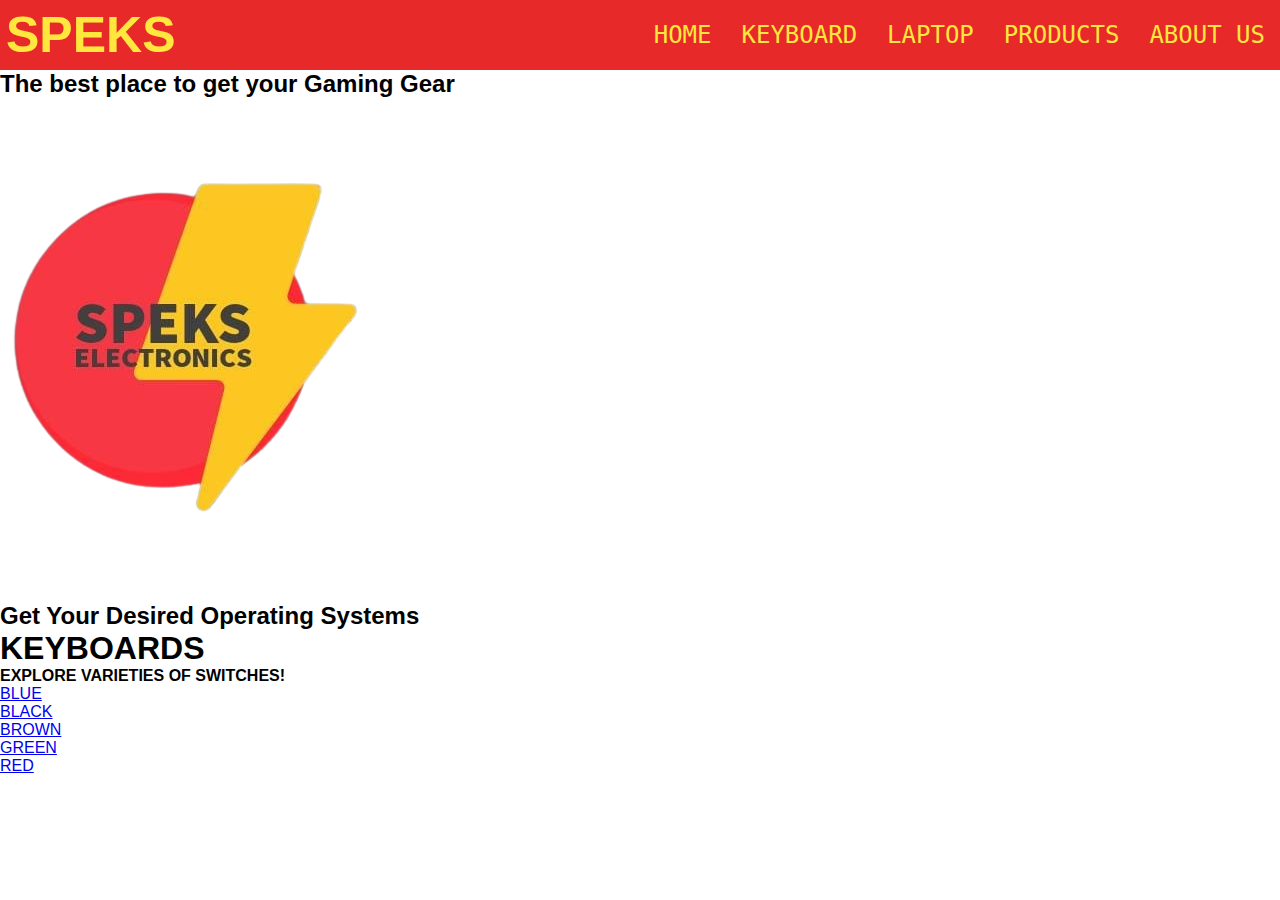
<file: index.html>
<!DOCTYPE html>
<html lang="en">
<head>
    <meta charset="UTF-8">
    <link rel="stylesheet" href="https://cdnjs.cloudflare.com/ajax/libs/font-awesome/6.5.2/css/all.min.css" integrity="sha512-SnH5WK+bZxgPHs44uWIX+LLJAJ9/2PkPKZ5QiAj6Ta86w+fsb2TkcmfRyVX3pBnMFcV7oQPJkl9QevSCWr3W6A==" crossorigin="anonymous" referrerpolicy="no-referrer" />
    <meta name="viewport" content="width=device-width, initial-scale=1.0">
    <title>SPEKS</title>
    <link rel="stylesheet" href="style.css">
</head>
<body>
    <nav>
        <div class="logo"><h1>SPEKS</h1></div>
        <div class="openmenu"><i class="fa-solid fa-bars fa-beat-fade fa-2xl" style="color: #ffe73d;"></i></div>
        <ul class="mainmenu">
            <li><a href="#home">home</a></li>
            <li><a href="#keyboard">keyboard</a></li>
            <li><a href="#laptop">laptop</a></li>
            <li><a href="#product">products</a></li>
            <li><a href="#about">about us</a></li>
            <div class="closemenu"><i class="fa-solid fa-xmark fa-2xl" style="color: #000;"></i></div>
            <span class="icons">
                <i class="fa-brands fa-facebook fa-xl"></i>
                <i class="fa-brands fa-twitter fa-xl"></i>
                <i class="fa-brands fa-instagram fa-xl"></i>
                <i class="fa-brands fa-linkedin fa-xl"></i>
                <i class="fa-brands fa-youtube fa-xl"></i>
            </span> 
        </ul>
    </nav>

    <div id="home">
        <h2 id="hhead1">The best place to get your Gaming Gear</h2>
        <img src="Imgs/bg1.png" alt="" id="pic1">
        <h2 id="hhead2">Get Your Desired Operating Systems</h2>
    </div>



    <div id="keyboard">
        <h1 class="k1head">KEYBOARDS</h1>
        <h4 id="k2head">EXPLORE VARIETIES OF SWITCHES!</h4>
        <div class="switches">
            <div class="blue1"> <a href="blue.html">BLUE</a></div>
            <div class="black1"><a href="black.html">BLACK</a></div>
            <div class="brown1"> <a href="brown.html">BROWN</a></div>
            <div class="green1"><a href="green.html">GREEN</a>  </div>
            <div class="red1"><a href="red.html">RED</a></div>
            
            
           
        </div>
    </div>

   <script src="index.js"></script>
</body>
</html>
</file>
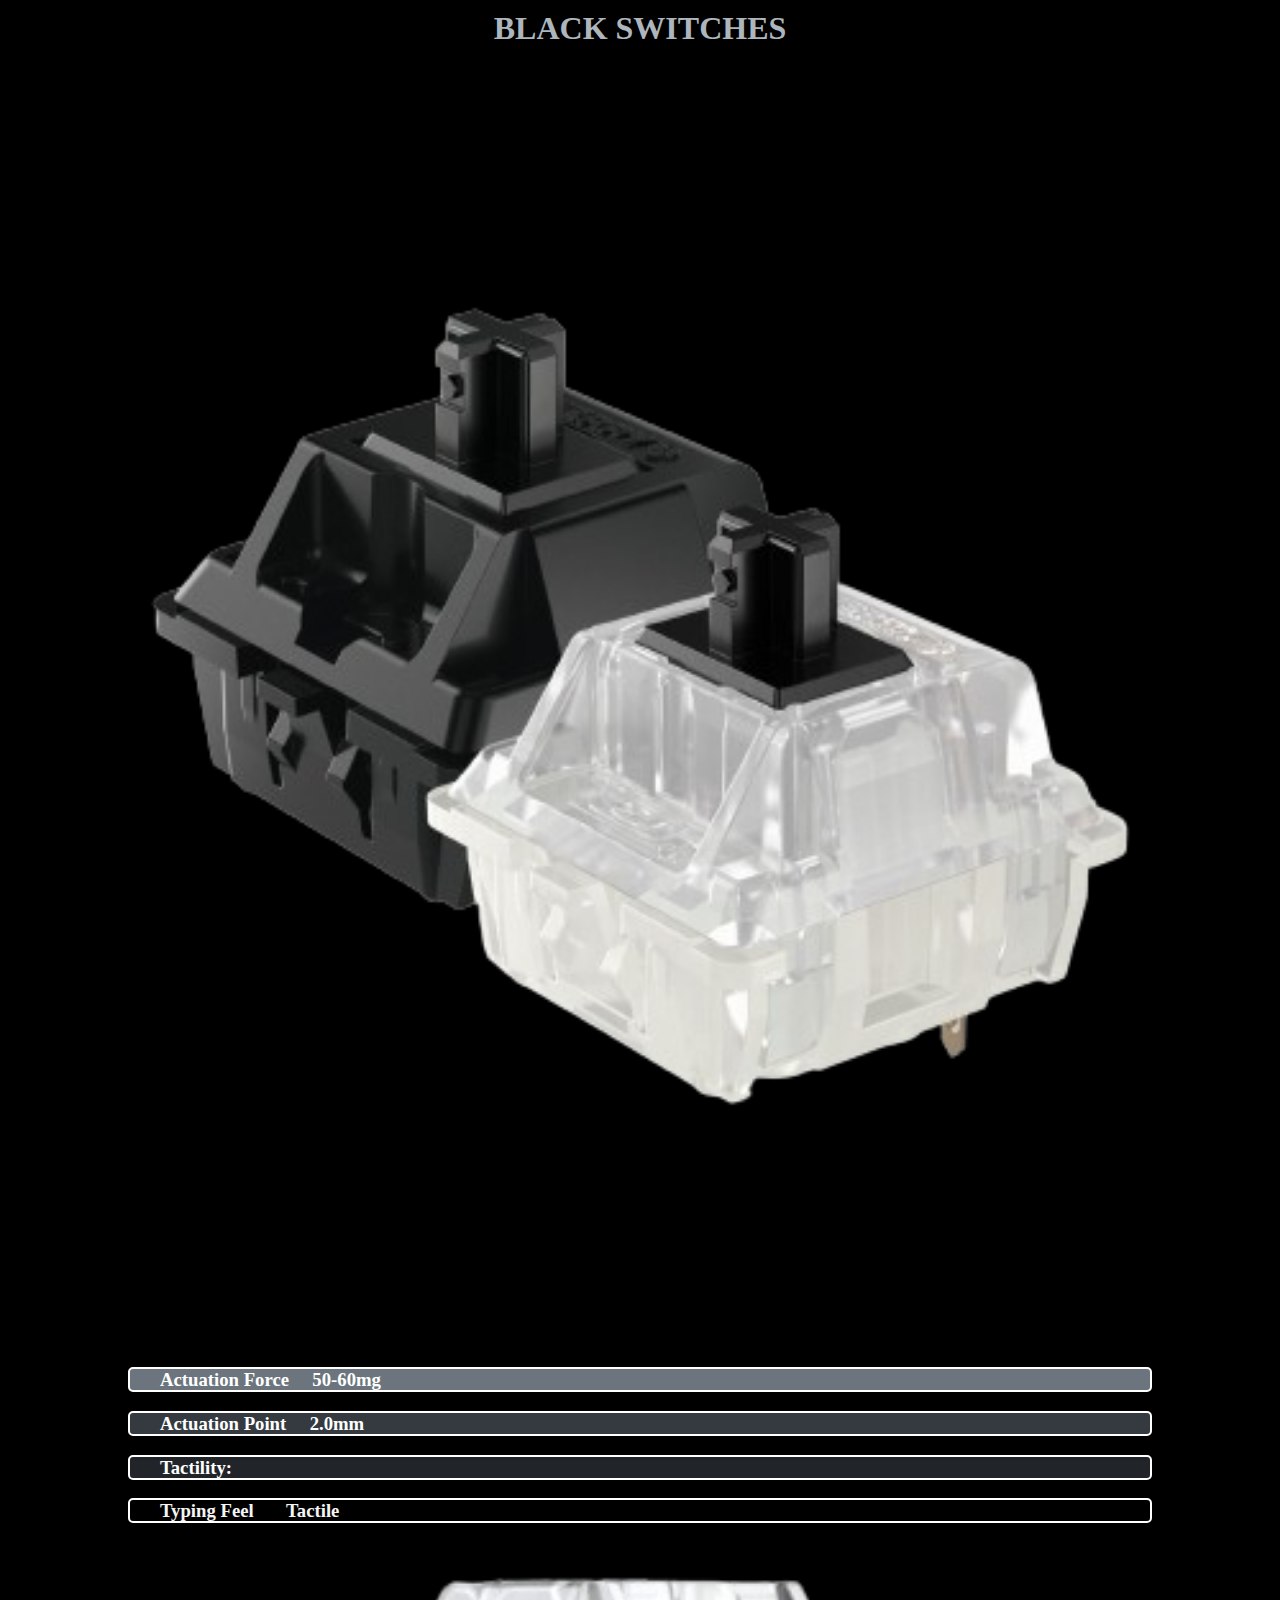
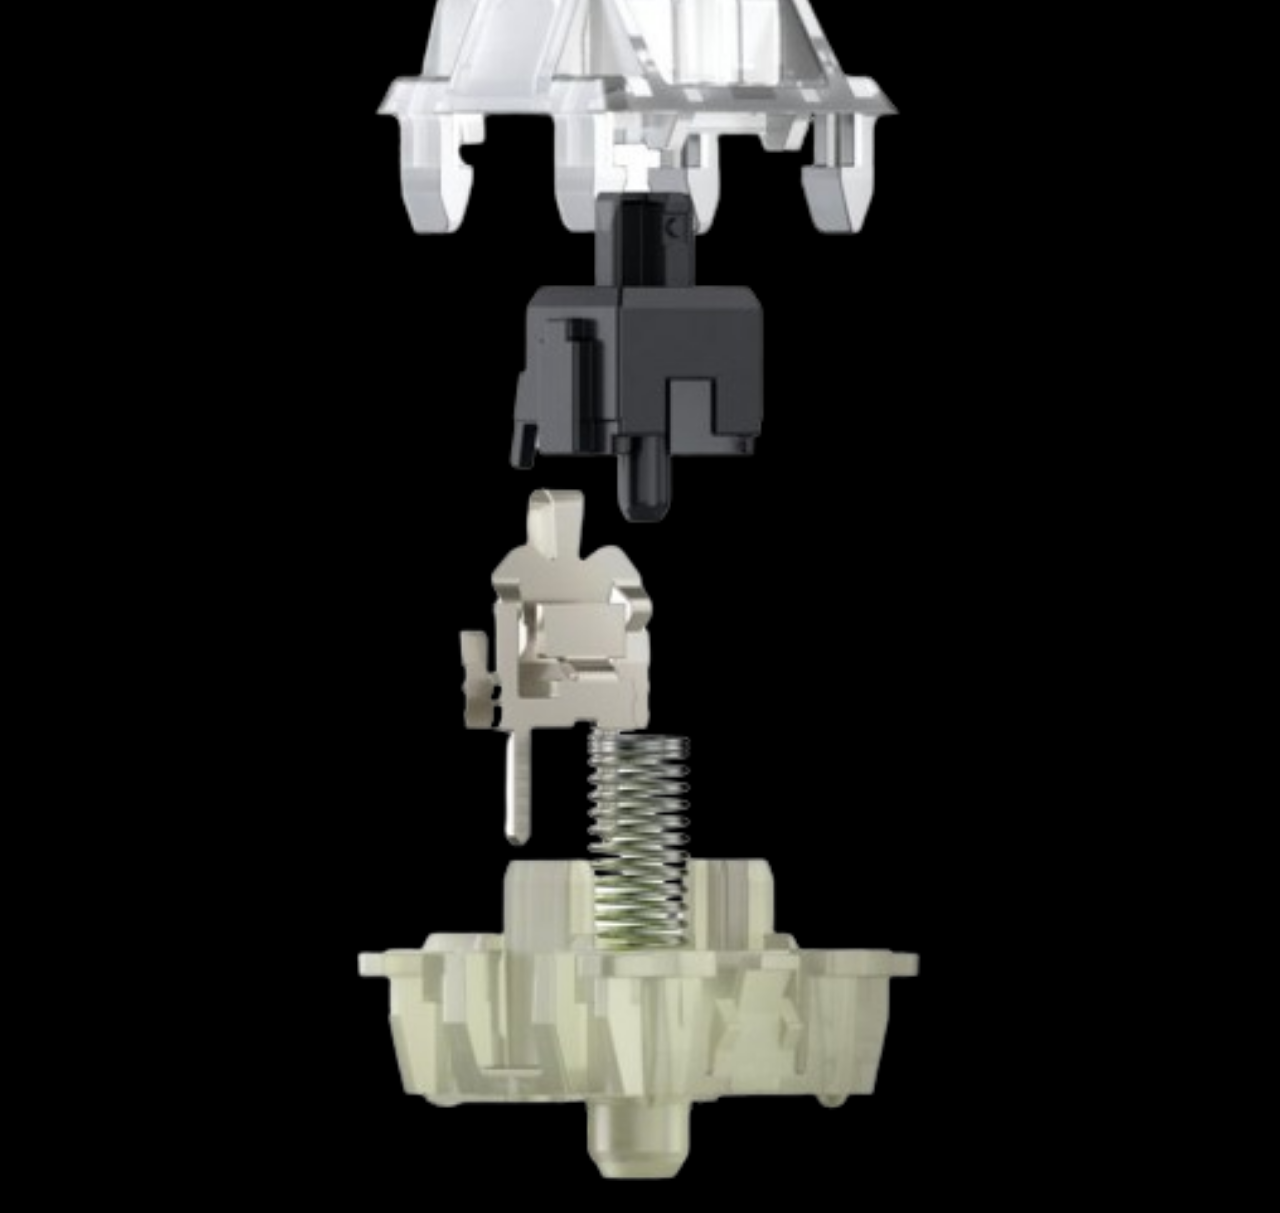
<file: black.html>
<!DOCTYPE html>
<html lang="en">
<head>
    <meta charset="UTF-8">
    <meta name="viewport" content="width=device-width, initial-scale=1.0">
    <link rel="stylesheet" href="https://cdnjs.cloudflare.com/ajax/libs/font-awesome/6.5.2/css/all.min.css" integrity="sha512-SnH5WK+bZxgPHs44uWIX+LLJAJ9/2PkPKZ5QiAj6Ta86w+fsb2TkcmfRyVX3pBnMFcV7oQPJkl9QevSCWr3W6A==" crossorigin="anonymous" referrerpolicy="no-referrer" />
    <title>BLACK SWITCH</title>
    <link rel="stylesheet" href="black.css">
</head>
<style>
    
</style>
<body>
    <h1 class="head1"><i class="fa-regular fa-keyboard fa-2xl" style="color: #000;"></i> BLACK SWITCHES</h1>
    <img src="Imgs/black.png" alt="" id="blackpic">
    <h4 class="info1">Blue switches are the most clicky switches. They are the loudest and have the most tactile feedback. They are the best for typing but not for gaming. They are the best for typing because of the tactile feedback and the clicky sound. The tactile feedback is the bump you feel when you press the key down. The clicky sound is the sound the switch makes when you press the key down! </h4>
     <h3 class="af">Actuation Force  &nbsp &nbsp 50-60mg</h3>
     <h3 class="ap">Actuation Point &nbsp &nbsp 2.0mm</h3>
     <h3 class="tact">Tactility:  &nbsp  &nbsp &nbsp &nbsp &nbsp<i class="fa-solid fa-check" style="color: #000;"></i></h3>
     <h3 class="tf">Typing Feel   &nbsp  &nbsp  &nbsp  Tactile</h3>
     <img src="Imgs/black2.png" alt="" id="black2">
</body>
</html>
</file>
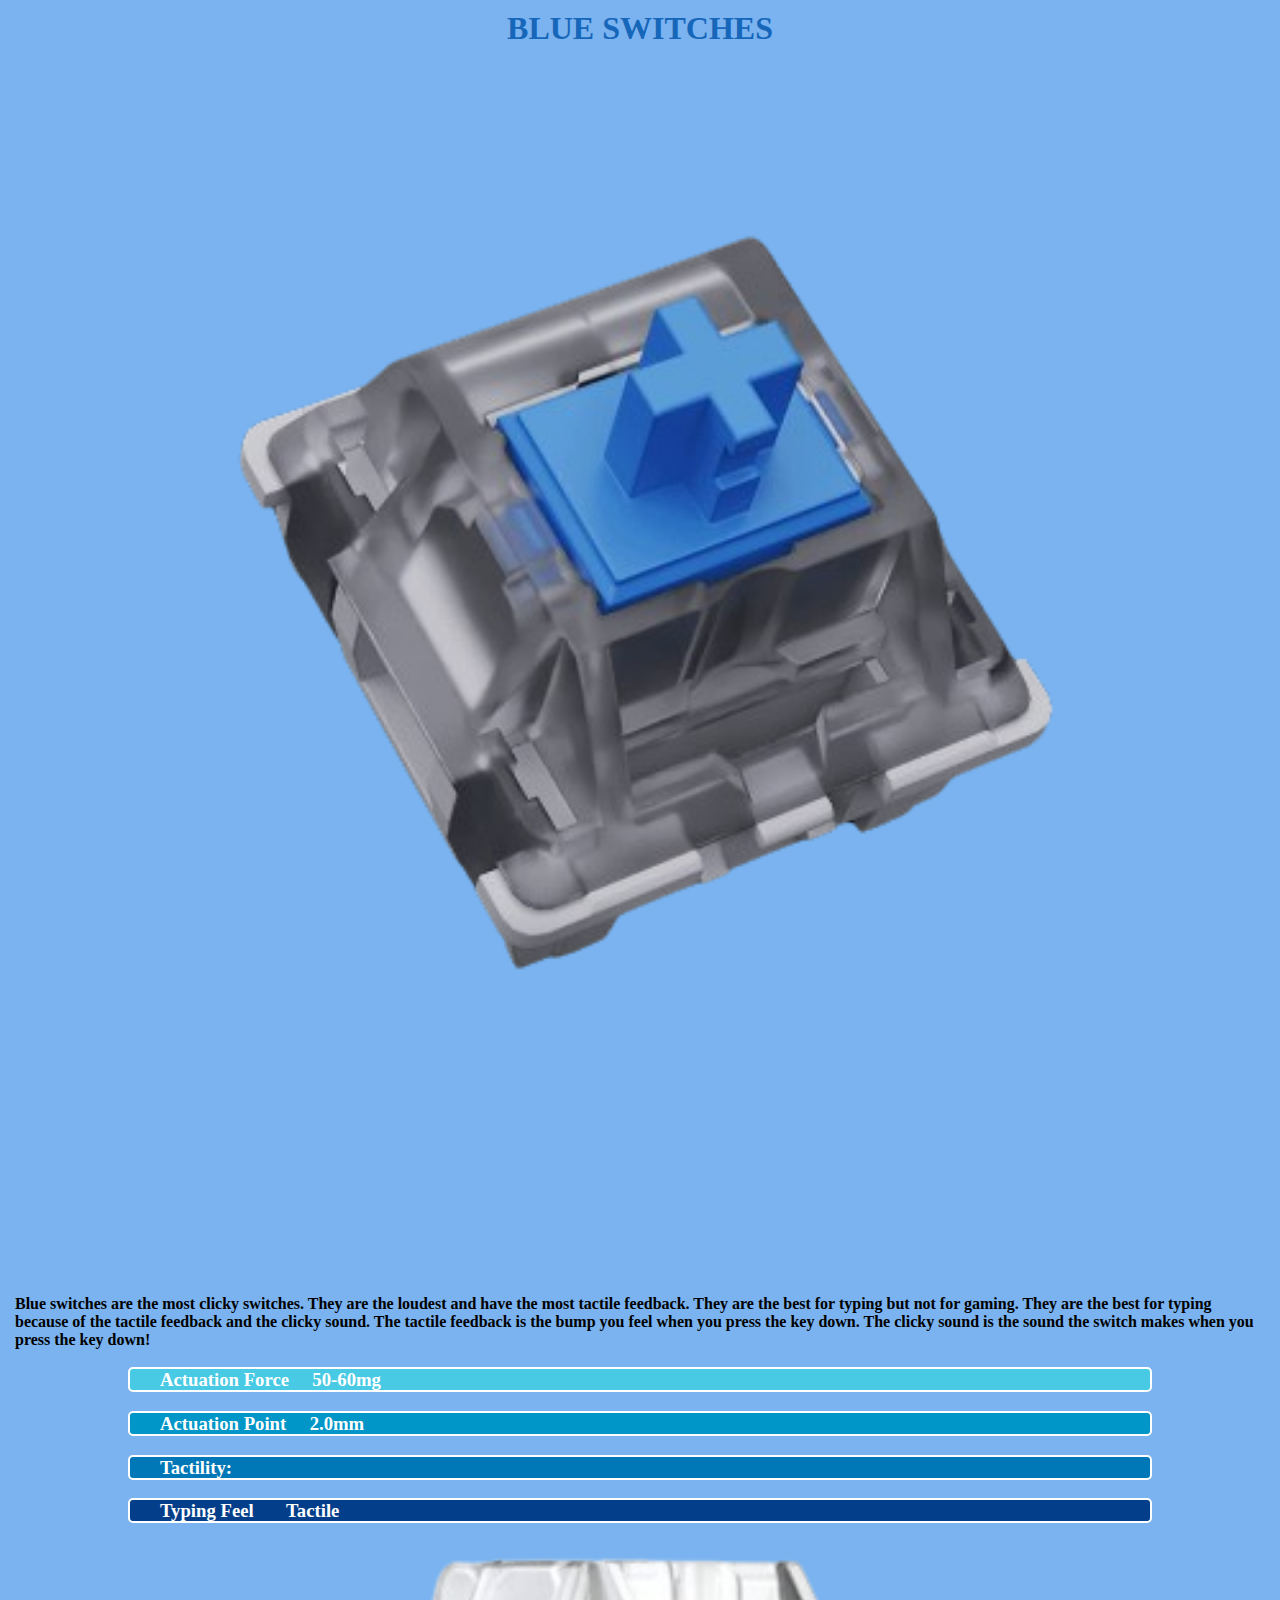
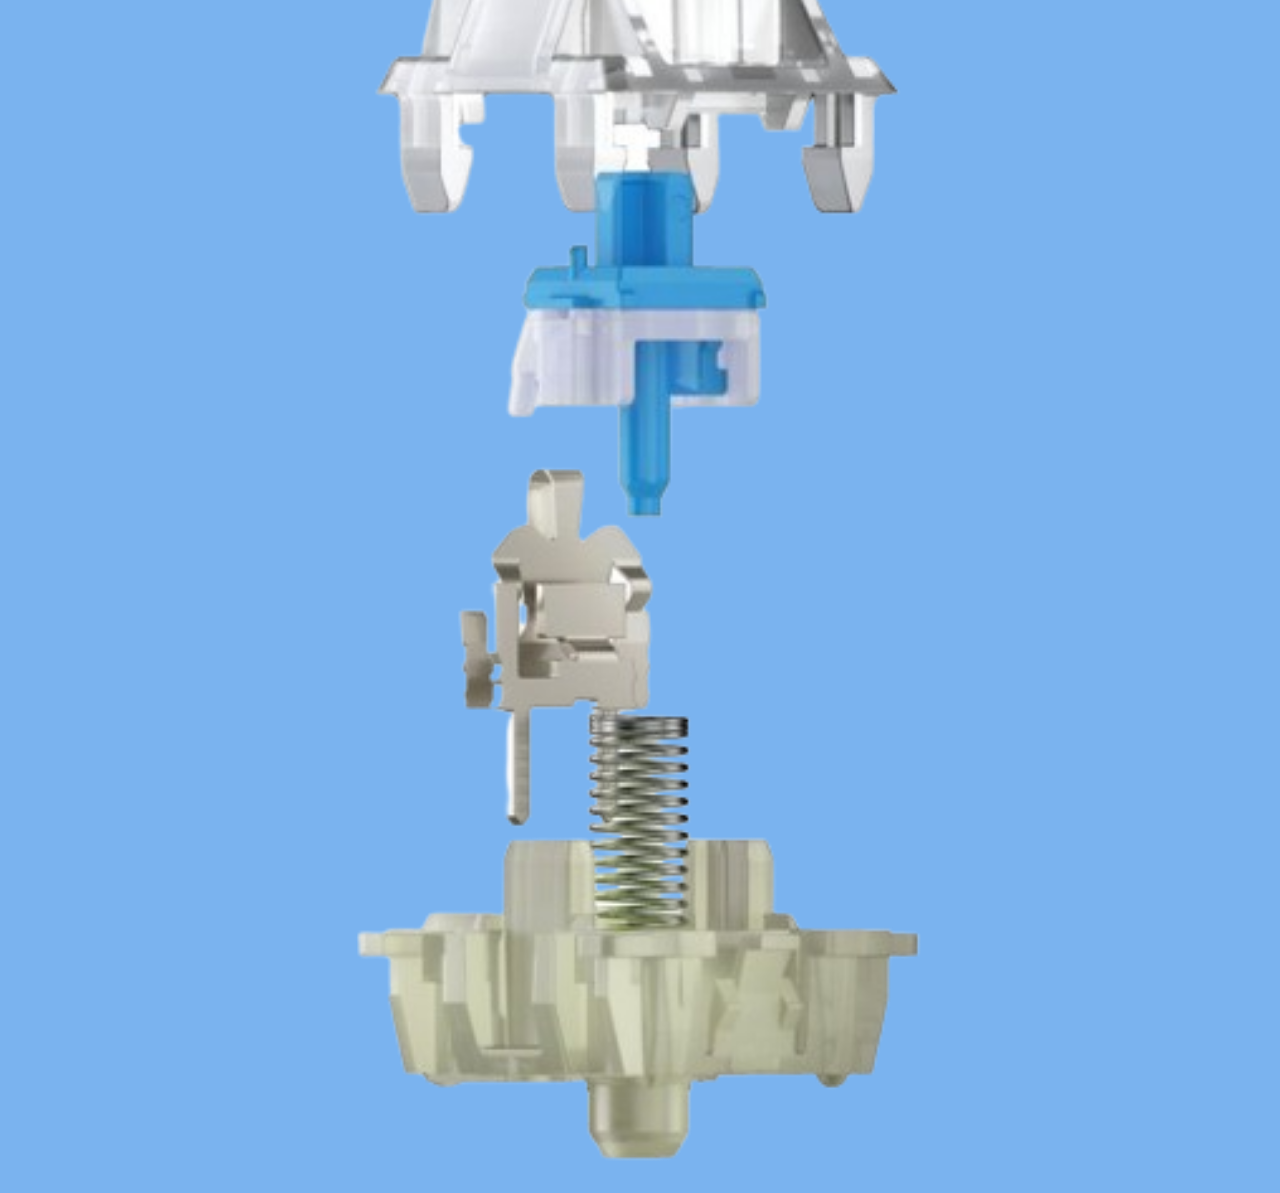
<file: blue.html>
<!DOCTYPE html>
<html lang="en">
<head>
    <meta charset="UTF-8">
    <meta name="viewport" content="width=device-width, initial-scale=1.0">
    <link rel="stylesheet" href="https://cdnjs.cloudflare.com/ajax/libs/font-awesome/6.5.2/css/all.min.css" integrity="sha512-SnH5WK+bZxgPHs44uWIX+LLJAJ9/2PkPKZ5QiAj6Ta86w+fsb2TkcmfRyVX3pBnMFcV7oQPJkl9QevSCWr3W6A==" crossorigin="anonymous" referrerpolicy="no-referrer" />
    <title>BLUE SWITCH</title>
    <link rel="stylesheet" href="blue.css">
</head>
<style>
    
   
</style>
<body>
    <h1 class="head1"><i class="fa-regular fa-keyboard fa-2xl" style="color: #1a5fb4;"></i> BLUE SWITCHES</h1>
    <img src="Imgs/blue.png" alt="" id="bluepic">
    <h4 class="info1">Blue switches are the most clicky switches. They are the loudest and have the most tactile feedback. They are the best for typing but not for gaming. They are the best for typing because of the tactile feedback and the clicky sound. The tactile feedback is the bump you feel when you press the key down. The clicky sound is the sound the switch makes when you press the key down! </h4>
     <h3 class="af">Actuation Force  &nbsp &nbsp 50-60mg</h3>
     <h3 class="ap">Actuation Point &nbsp &nbsp 2.0mm</h3>
     <h3 class="tact">Tactility:  &nbsp  &nbsp &nbsp &nbsp &nbsp<i class="fa-solid fa-check" style="color: #000;"></i></h3>
     <h3 class="tf">Typing Feel   &nbsp  &nbsp  &nbsp  Tactile</h3>
     <img src="Imgs/blue2.png" alt="" id="blue2">
</body>
</html>
</file>
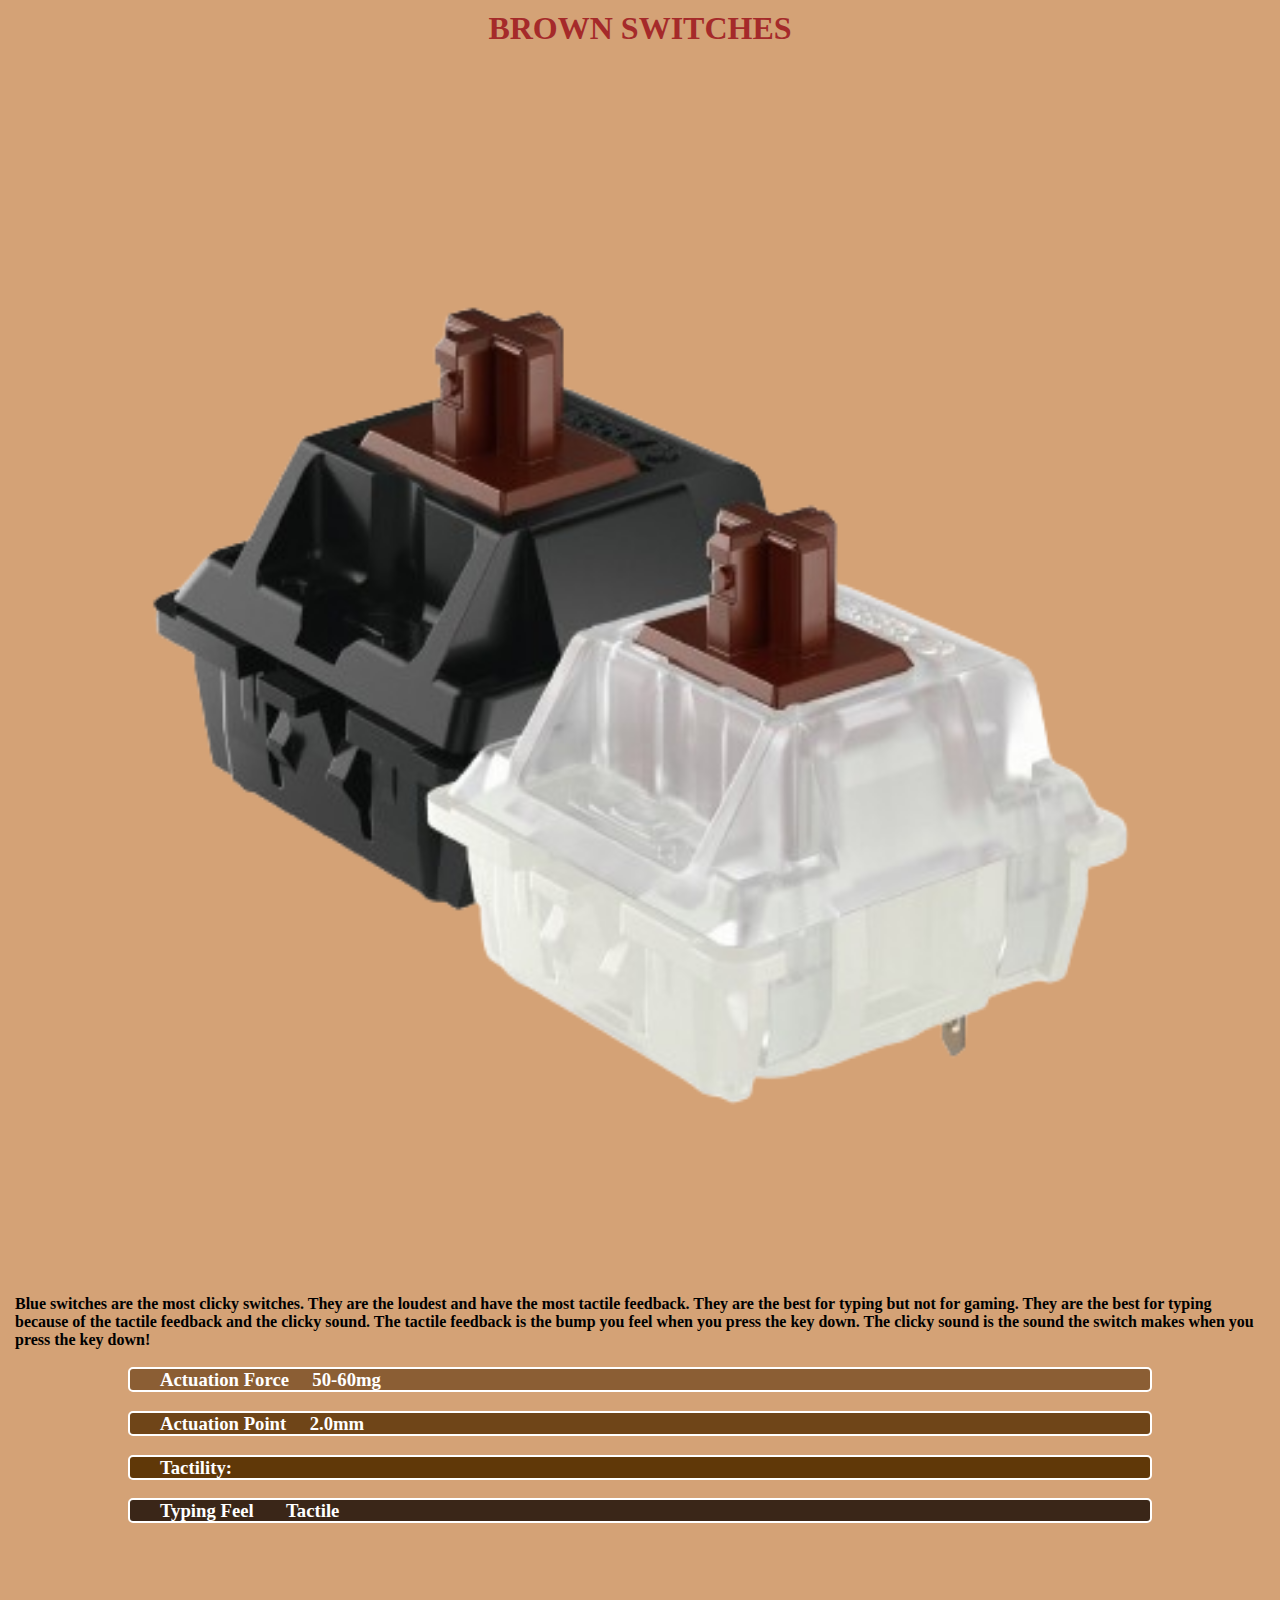
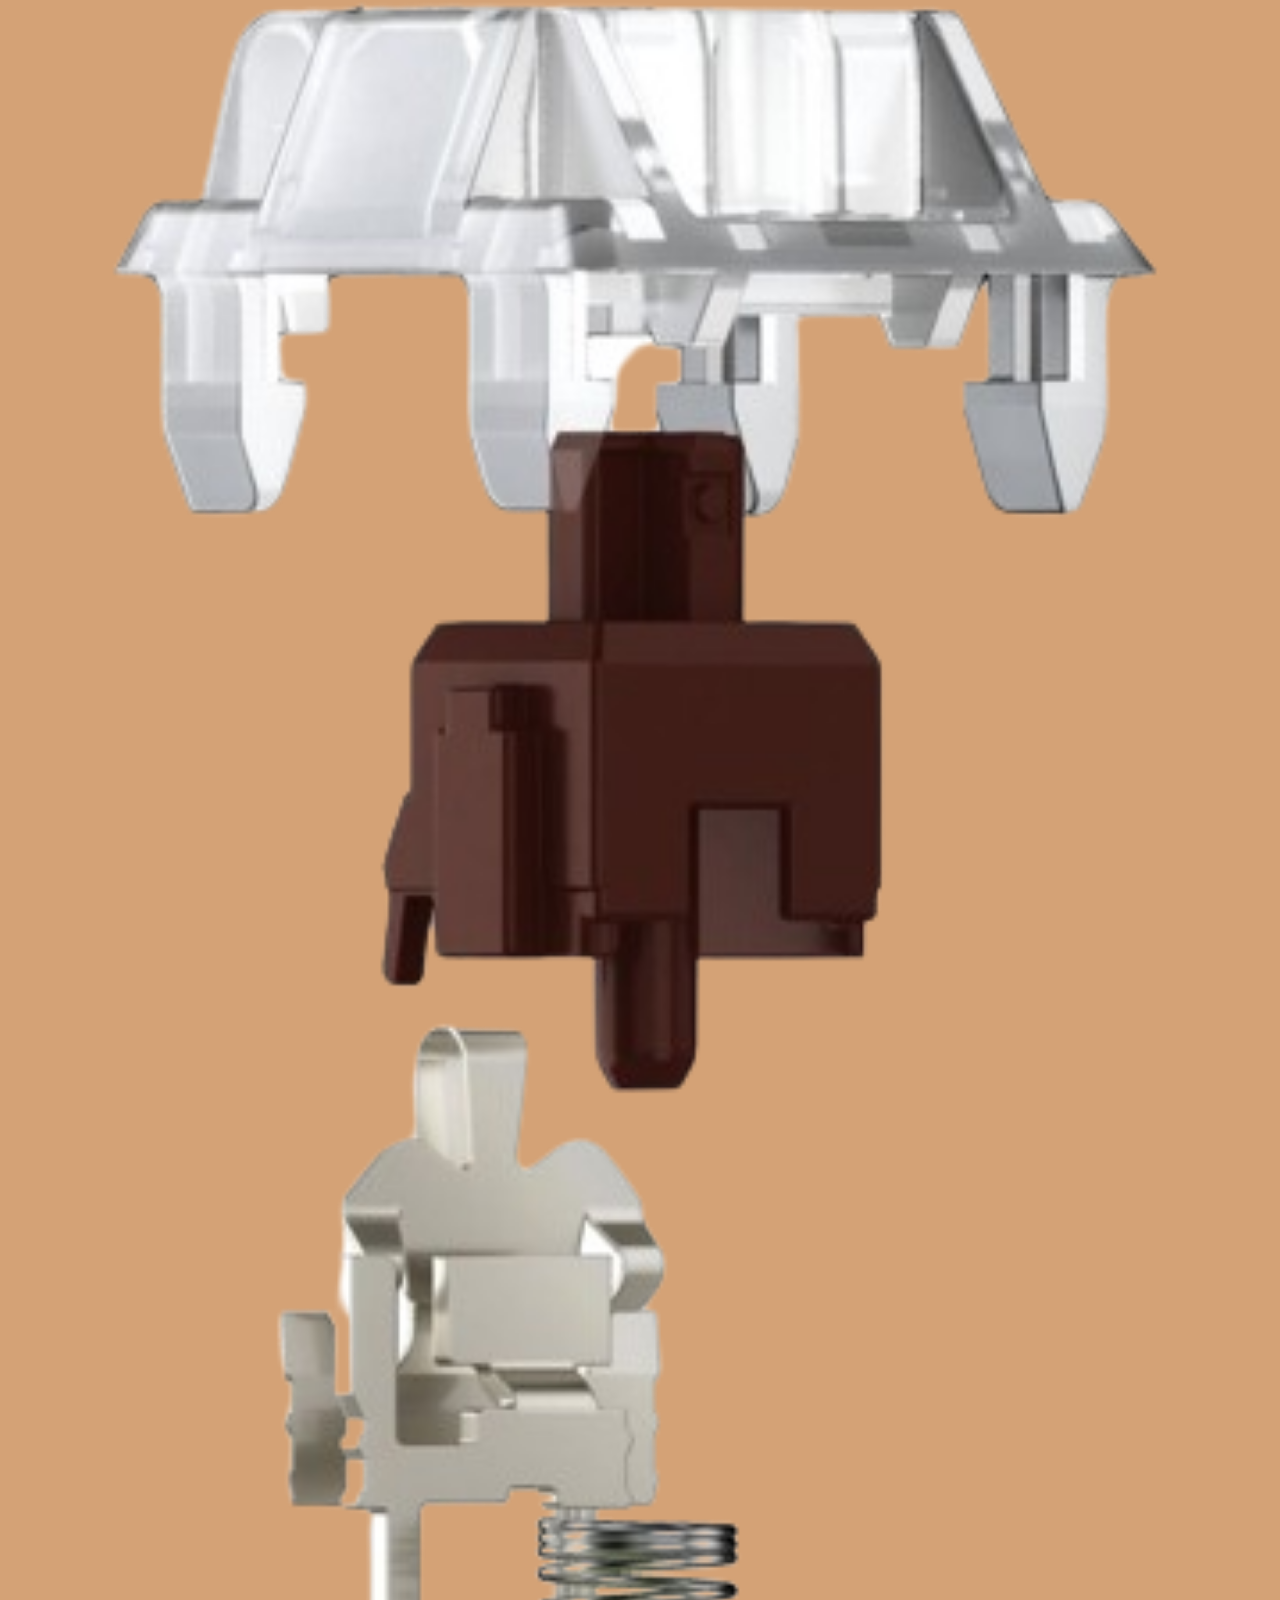
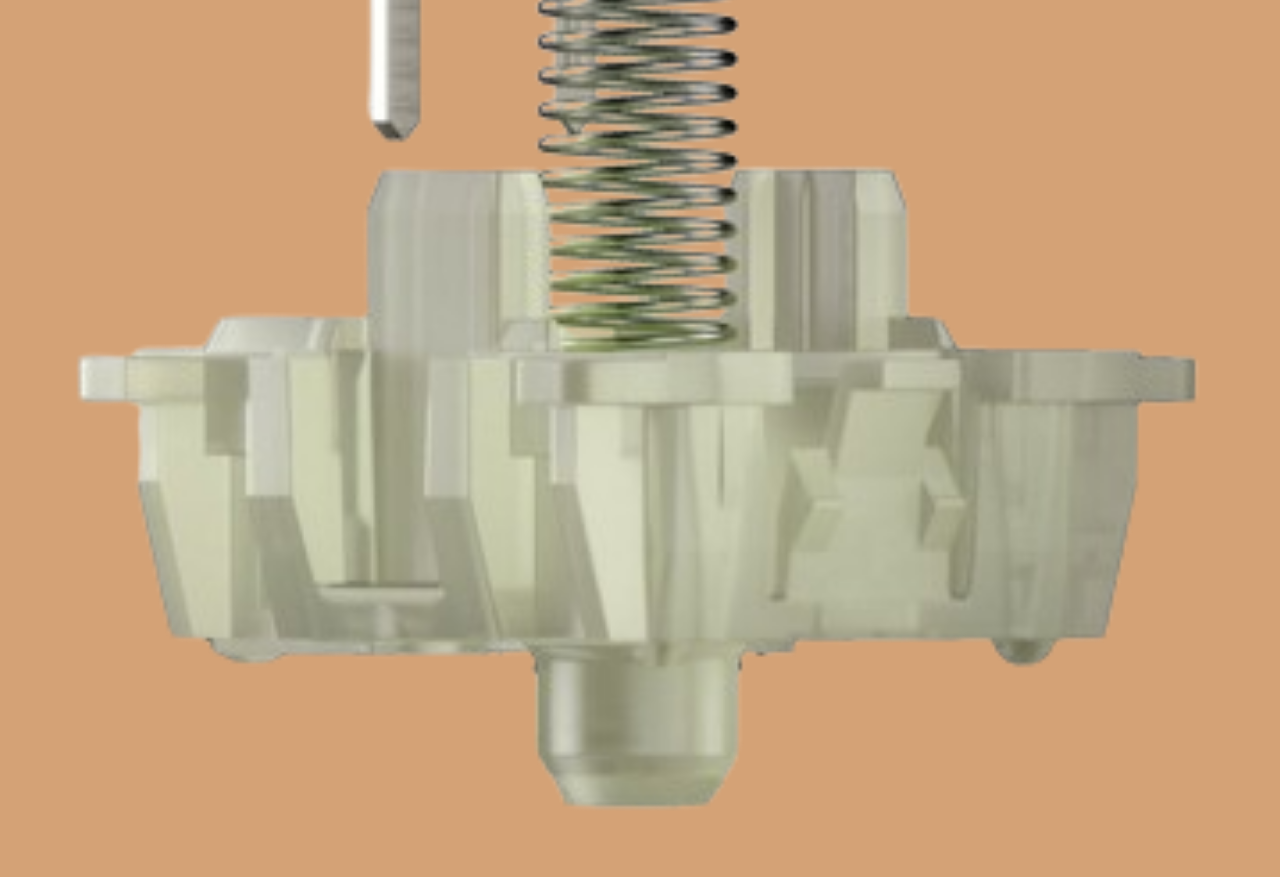
<file: brown.html>
<!DOCTYPE html>
<html lang="en">
<head>
    <meta charset="UTF-8">
    <meta name="viewport" content="width=device-width, initial-scale=1.0">
    <link rel="stylesheet" href="https://cdnjs.cloudflare.com/ajax/libs/font-awesome/6.5.2/css/all.min.css" integrity="sha512-SnH5WK+bZxgPHs44uWIX+LLJAJ9/2PkPKZ5QiAj6Ta86w+fsb2TkcmfRyVX3pBnMFcV7oQPJkl9QevSCWr3W6A==" crossorigin="anonymous" referrerpolicy="no-referrer" />
    <title>BROWN SWITCH</title>
    <link rel="stylesheet" href="brown.css">
</head>
<style>
    
</style>
<body>
    <h1 class="head1"><i class="fa-regular fa-keyboard fa-2xl" style="color: brown;"></i> BROWN SWITCHES</h1>
    <img src="Imgs/brown.png" alt="" id="blackpic">
    <h4 class="info1">Blue switches are the most clicky switches. They are the loudest and have the most tactile feedback. They are the best for typing but not for gaming. They are the best for typing because of the tactile feedback and the clicky sound. The tactile feedback is the bump you feel when you press the key down. The clicky sound is the sound the switch makes when you press the key down! </h4>
     <h3 class="af">Actuation Force  &nbsp &nbsp 50-60mg</h3>
     <h3 class="ap">Actuation Point &nbsp &nbsp 2.0mm</h3>
     <h3 class="tact">Tactility:  &nbsp  &nbsp &nbsp &nbsp &nbsp<i class="fa-solid fa-check" style="color: #000;"></i></h3>
     <h3 class="tf">Typing Feel   &nbsp  &nbsp  &nbsp  Tactile</h3>
     <img src="Imgs/brown2.png" alt="" id="black2">
</body>
</html>
</file>
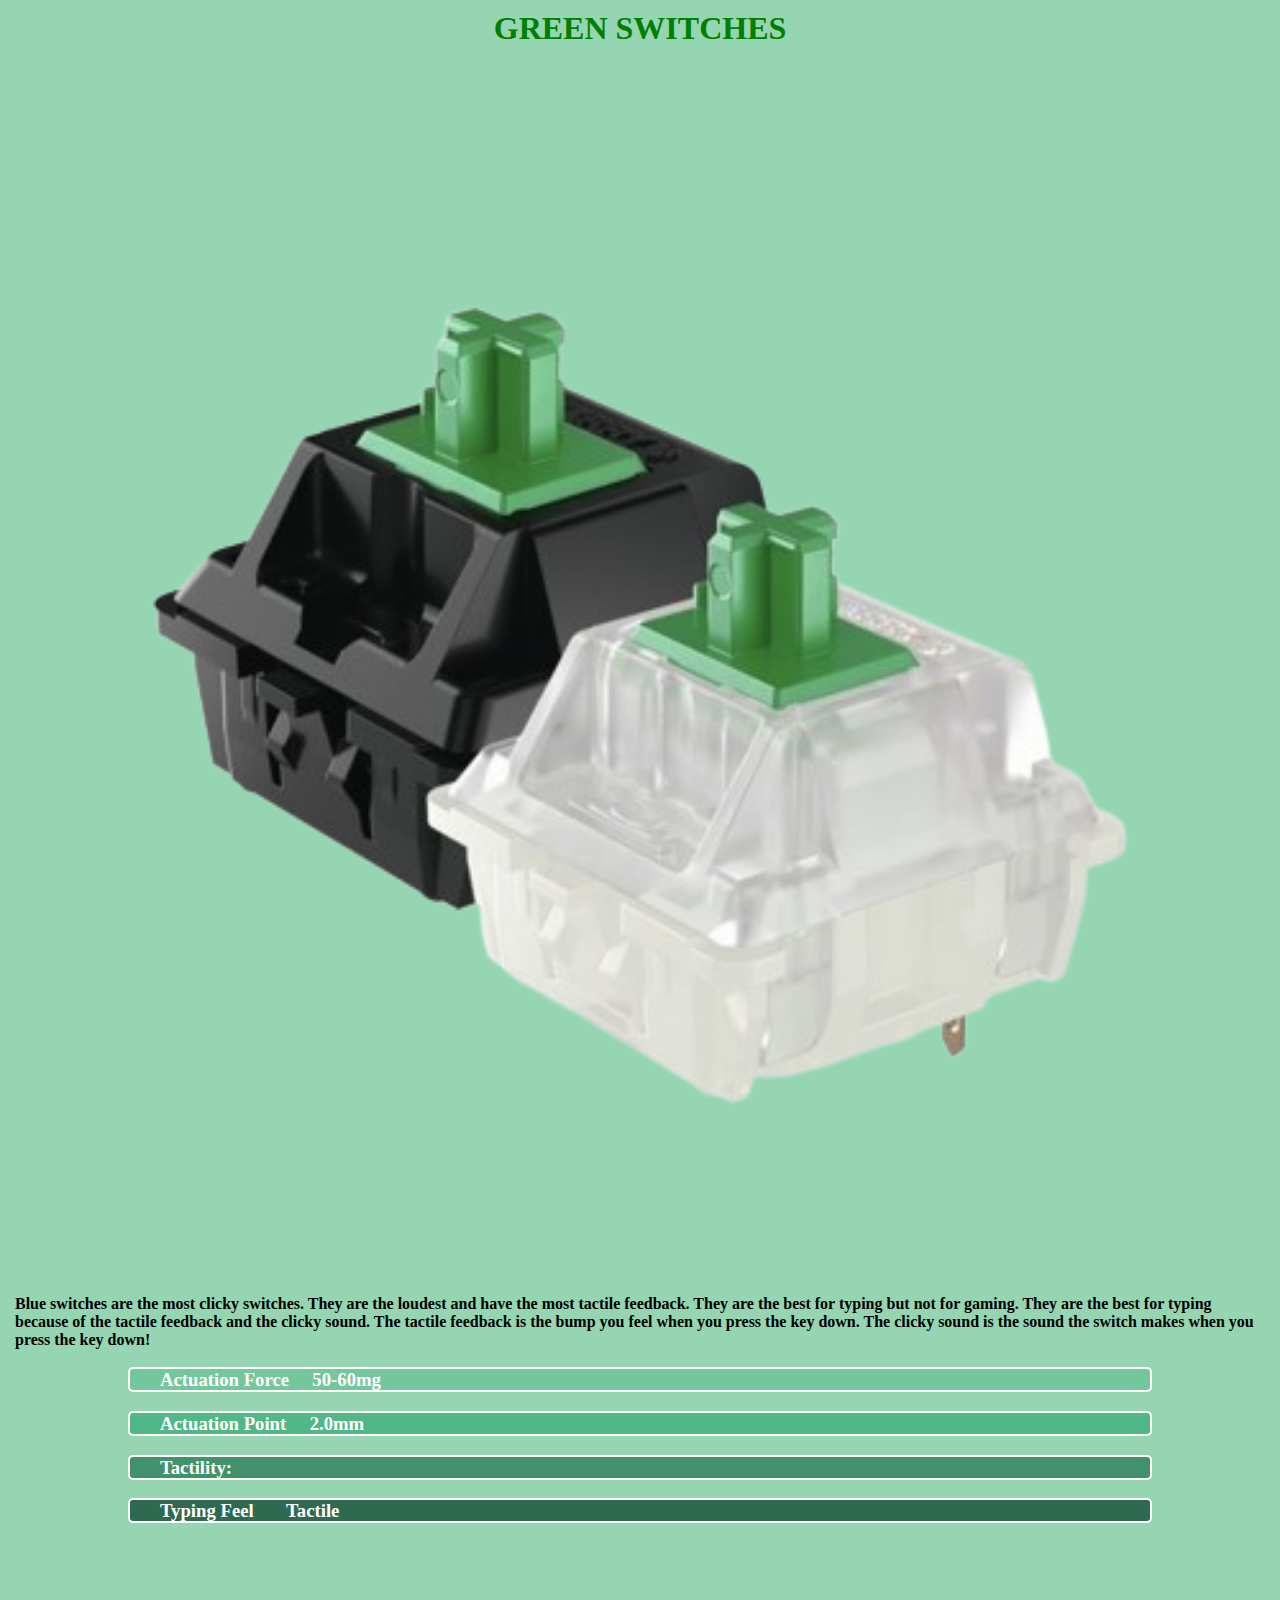
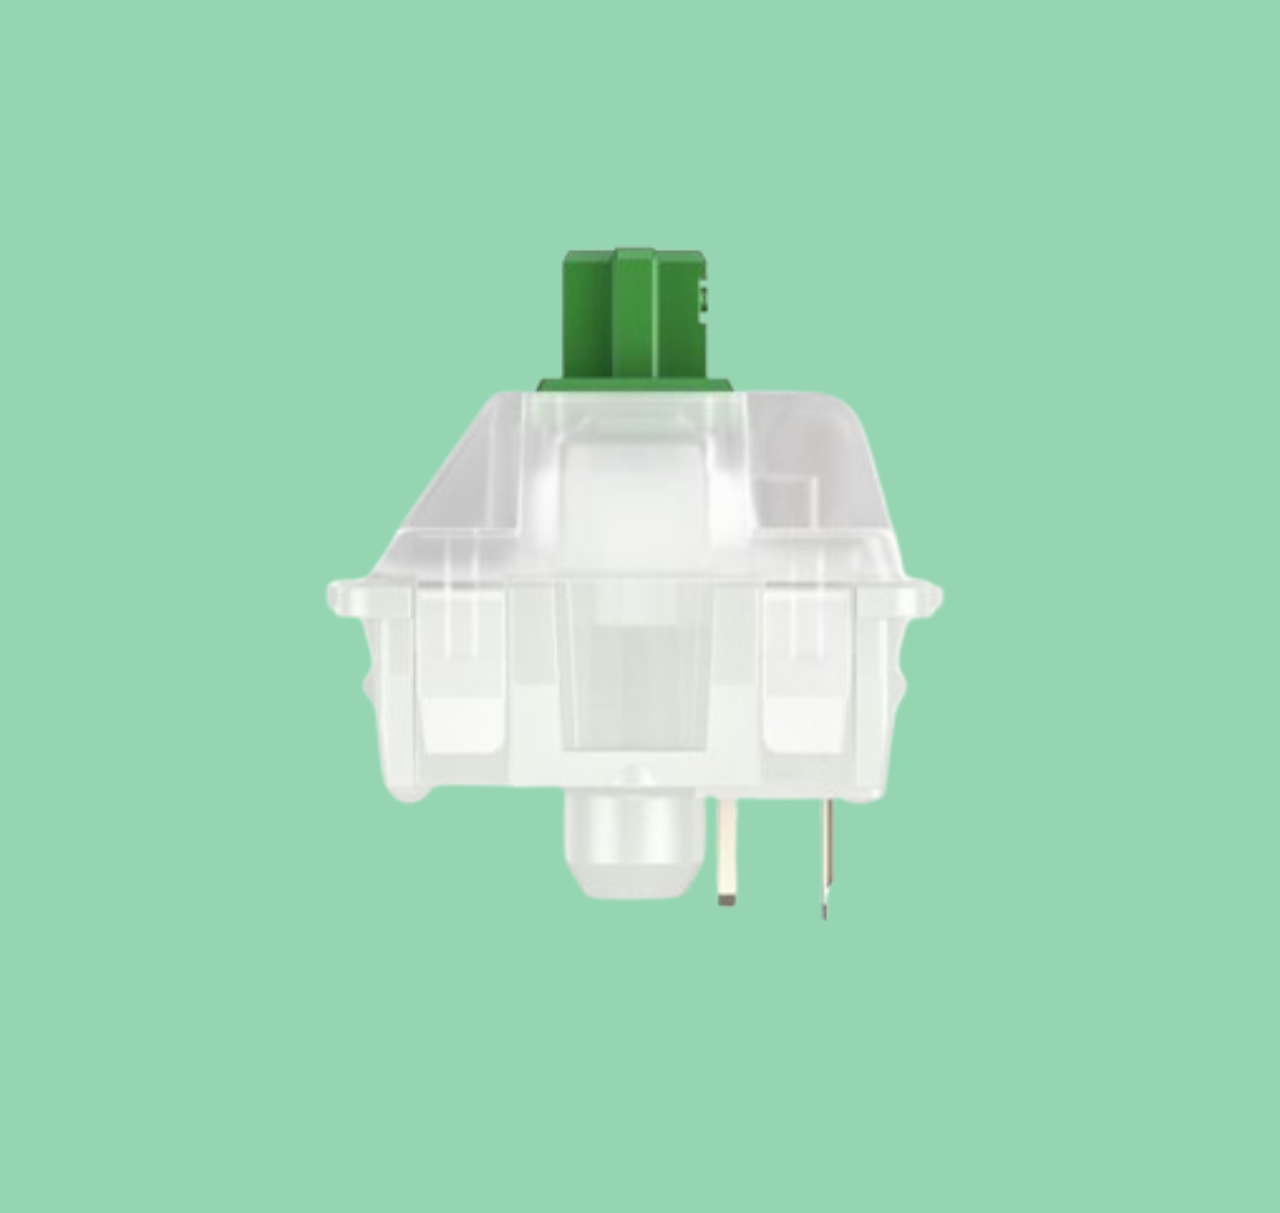
<file: green.html>
<!DOCTYPE html>
<html lang="en">
<head>
    <meta charset="UTF-8">
    <meta name="viewport" content="width=device-width, initial-scale=1.0">
    <link rel="stylesheet" href="https://cdnjs.cloudflare.com/ajax/libs/font-awesome/6.5.2/css/all.min.css" integrity="sha512-SnH5WK+bZxgPHs44uWIX+LLJAJ9/2PkPKZ5QiAj6Ta86w+fsb2TkcmfRyVX3pBnMFcV7oQPJkl9QevSCWr3W6A==" crossorigin="anonymous" referrerpolicy="no-referrer" />
    <title>GREEN SWITCH</title>
    <link rel="stylesheet" href="green.css">
</head>
<style>
    
</style>
<body>
    <h1 class="head1"><i class="fa-regular fa-keyboard fa-2xl" style="color: green;"></i> GREEN SWITCHES</h1>
    <img src="Imgs/green.png" alt="" id="greenpic">
    <h4 class="info1">Blue switches are the most clicky switches. They are the loudest and have the most tactile feedback. They are the best for typing but not for gaming. They are the best for typing because of the tactile feedback and the clicky sound. The tactile feedback is the bump you feel when you press the key down. The clicky sound is the sound the switch makes when you press the key down! </h4>
     <h3 class="af">Actuation Force  &nbsp &nbsp 50-60mg</h3>
     <h3 class="ap">Actuation Point &nbsp &nbsp 2.0mm</h3>
     <h3 class="tact">Tactility:  &nbsp  &nbsp &nbsp &nbsp &nbsp<i class="fa-solid fa-check" style="color: #000;"></i></h3>
     <h3 class="tf">Typing Feel   &nbsp  &nbsp  &nbsp  Tactile</h3>
     <img src="Imgs/green2.png" alt="" id="green2">
</body>
</html>
</file>
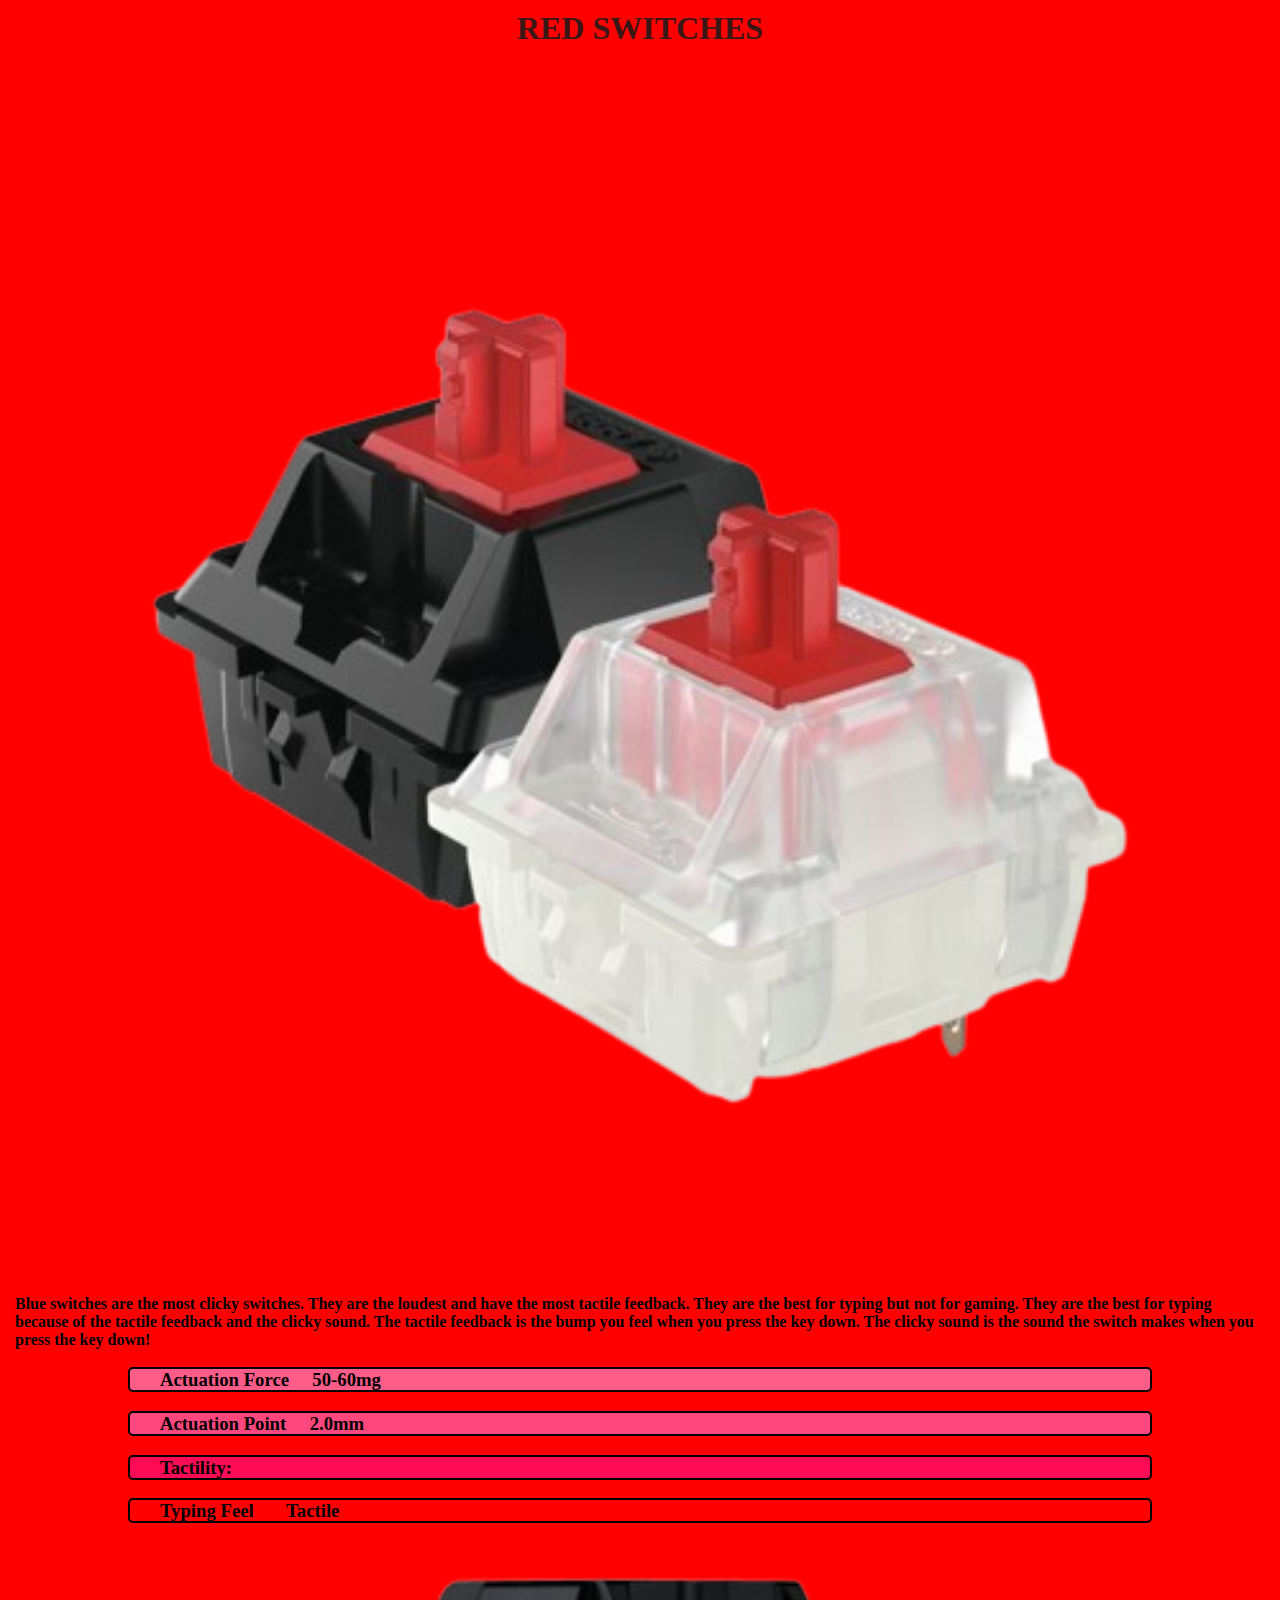
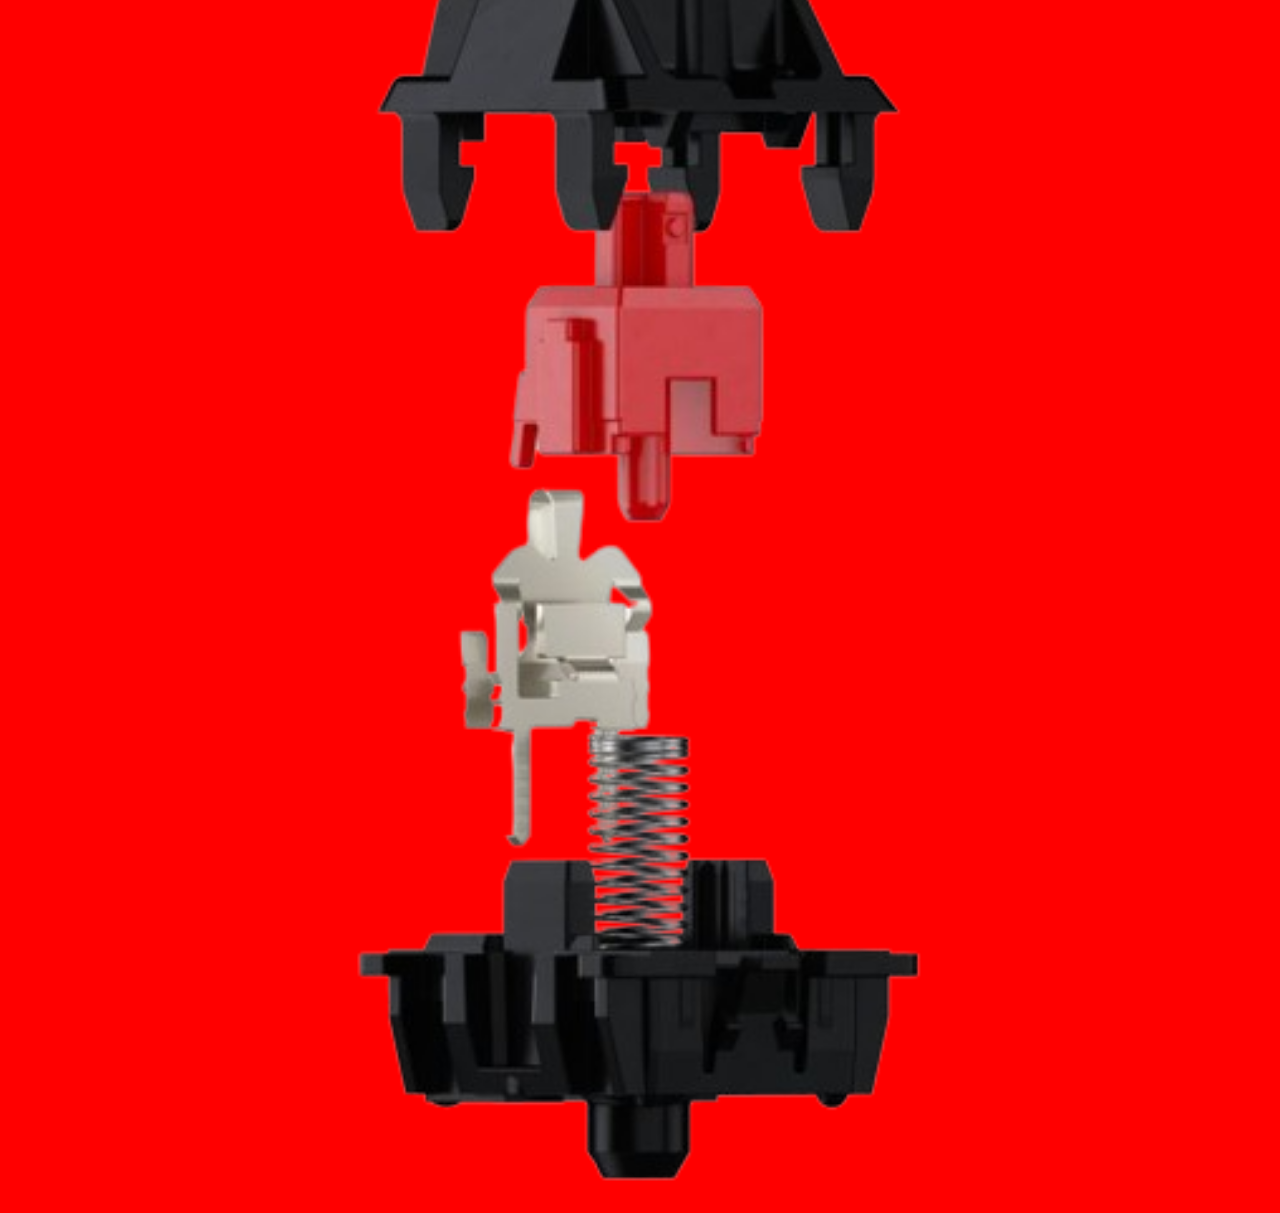
<file: red.html>
<!DOCTYPE html>
<html lang="en">
<head>
    <meta charset="UTF-8">
    <meta name="viewport" content="width=device-width, initial-scale=1.0">
    <link rel="stylesheet" href="https://cdnjs.cloudflare.com/ajax/libs/font-awesome/6.5.2/css/all.min.css" integrity="sha512-SnH5WK+bZxgPHs44uWIX+LLJAJ9/2PkPKZ5QiAj6Ta86w+fsb2TkcmfRyVX3pBnMFcV7oQPJkl9QevSCWr3W6A==" crossorigin="anonymous" referrerpolicy="no-referrer" />
    <title>RED SWITCH</title>
    <link rel="stylesheet" href="red.css">
</head>
<style>
    
</style>
<body>
    <h1 class="head1"><i class="fa-regular fa-keyboard fa-2xl" style="color: red;"></i> RED SWITCHES</h1>
    <img src="Imgs/red.png" alt="" id="redpic">
    <h4 class="info1">Blue switches are the most clicky switches. They are the loudest and have the most tactile feedback. They are the best for typing but not for gaming. They are the best for typing because of the tactile feedback and the clicky sound. The tactile feedback is the bump you feel when you press the key down. The clicky sound is the sound the switch makes when you press the key down! </h4>
     <h3 class="af">Actuation Force  &nbsp &nbsp 50-60mg</h3>
     <h3 class="ap">Actuation Point &nbsp &nbsp 2.0mm</h3>
     <h3 class="tact">Tactility:  &nbsp  &nbsp &nbsp &nbsp &nbsp<i class="fa-solid fa-check" style="color: #000;"></i></h3>
     <h3 class="tf">Typing Feel   &nbsp  &nbsp  &nbsp  Tactile</h3>
     <img src="Imgs/red2.png" alt="" id="red2">
</body>
</html>
</file>
<file: style.css>
*{
    margin: 0;
    padding: 0;box-sizing: border-box;
}
:root{
    --maincolor:  #E72929;
    --secondarycolor:#ffe73d;
}
body{
    font-family: Arial, sans-serif;
}
nav{
    background-color:var(--maincolor);
    color: var(--secondarycolor);
    display: flex;
    justify-content: space-between;
    align-items: center;
}
nav .mainmenu{
    display: flex;
    list-style: none;
}
nav .mainmenu li a{
    display: inline-block;
    padding: 15px;
    text-decoration: none;
    text-transform: uppercase;
    font-size: 1.5rem;
    color:var(--secondarycolor);
    transition: 0.2s ease;
    font-family: monospace;
}
nav .mainmenu li a:hover{
    background-color: var(--secondarycolor);
    color: var(--maincolor);
    font-size: 2em;
}
nav .openmenu{
    font-size: 2rem;
    margin: 20px;
    display: none;
    cursor: pointer;
}
nav .mainmenu .closemenu .icons  i{
    font-size: 2rem;
    display: none;
    cursor: pointer;
}
.fa-facebook{
    color: rgb(0, 110, 255);
}
.fa-twitter{
    color: rgb(0, 172, 238);
}
.fa-instagram{
    color: rgb(255, 0, 191);
}
.fa-youtube{
    color: rgb(255, 0, 0);
}
.fa-linkedin{
    color: rgb(0, 119, 181);
}
.fa-facebook:hover{
    color: whitesmoke;
}
.fa-twitter:hover{
    color: whitesmoke;
}
.fa-instagram:hover{
    color: whitesmoke;

}
.fa-youtube:hover{
    color: whitesmoke;
}
.fa-linkedin:hover{
    color: whitesmoke;
}


nav .logo{
    margin: 6px;
    font-size:25px;
    cursor: pointer;
}
.icons{
    display: none;
}
.closemenu{
    display: none;
}

@media  screen and (max-width: 650px){
    nav .mainmenu{
        height: 100vh;
        position: fixed;
        top: 0;
        right: 0;
        left: 0;
        z-index: 64133;
        flex-direction: column;
        justify-content: center;
        align-items: center;
        background-color: #8d99ae;
        transition: top 2s ease-in-out 1s;
        display: none;
    }
   nav .mainmenu .closemenu{
    display: block;
    position: absolute;
    top: 20px;
    right: 20px;
   }
   nav .openmenu{
       display: block;
   }
   nav .mainmenu li a:hover{
       font-size: 2rem;
       background: none;
       color: black;
   }
   .icons{
    display: inline-block;
    margin-top: 20px;
   }
   .fa-facebook{
    padding-right: 20px;
}
.fa-twitter{
    padding-right: 20px;
    
}
.fa-instagram{
    padding-right: 20px;
}
.fa-youtube{
    padding-right: 20px;
}
.fa-linkedin{
    padding-right: 20px;
}
#hhead1{
    text-align: center;
    margin-top: 3em;
    font-family: serif;
}
#pic1{
    display: block;
    margin-left: auto;
    margin-right: auto;
    width: 50%;
}
#hhead2{
    text-align: center;
    margin-top: 3em;
    font-family: serif;
}
.k1head{
   font-family:bold;
   font-size: 3em;
   color: var(--maincolor);
   text-align: center;
   margin-top: 2em;
}
#k2head{
    text-align: left;
    margin-top: 1em;
}
.blue1{
    display: inline-block;
    margin-top: 2em;
    color: blue;
    height: 100px;
    width: 100px;
    background-color: #7BC9FF;
    border-radius: 25px 25px 25px 25px;
    margin-left: 20px;
    padding-top: 40px;
    padding-left: 25px;
}
.blue1 a{
    text-decoration: none;
}
.blue1:hover{
    color: #7BC9FF;
    background-color: blue ;
}
.blue1 a:hover{
    color: #7BC9FF;
}
.black1{
    display: inline-block;
    margin-top: 2em;
    color: black;
    height: 100px;
    width: 100px;
    background-color: #000000;
    border-radius: 25px 25px 25px 25px;
    margin-left: 20px;
    padding-top: 40px;
    padding-left: 25px;
}
.black1 a{
    text-decoration: none;
}
.black1:hover{
    color: #000000;
    background-color: black ;
}
.black1 a:hover{
    color: whitesmoke;
}
.brown1{
    display: inline-block;
    margin-top: 2em;
    color: #6f1d1b;
    height: 100px;
    width: 100px;
    background-color: #b08968;
    border-radius: 25px 25px 25px 25px;
    margin-left: 20px;
    padding-top: 40px;
    padding-left: 20px;
}
.brown1 a{
    text-decoration: none;
    color: #6f1d1b;
}
.brown1:hover{
    color: #b08968;
    background-color: #6f1d1b;
}
.brown1 a:hover{
    color: #b08968;
}
.green1{
    display: inline-block;
    margin-top: 2em;
    color: #95d5b2;
    height: 100px;
    width: 100px;
    background-color: #2dc653;
    border-radius: 25px 25px 25px 25px;
    margin-left: 20px;
    padding-top: 40px;
    padding-left: 25px;
}
.green1 a{
    text-decoration: none;
    color: green;

}
.green1:hover{
    color: #95d5b2;
    background-color: lightgreen;
}
.green1 a:hover{
    color: whitesmoke;
}
.red1{
    display: inline-block;
    margin-top: 2em;
    color: black;
    height: 100px;
    width: 100px;
    background-color: rgba(255, 0, 0, 0.767);
    border-radius: 25px 25px 25px 25px;
    margin-left: 20px;
    padding-top: 40px;
    padding-left: 35px;
}
.red1 a{
    text-decoration: none;
    color: black;

}
.red1:hover{
    color: black;
    background-color: rgb(255, 0, 0);
}
.red1 a:hover{
    color: whitesmoke;
}

}
</file>
<file: black.css>
*{
        margin: 0;
        padding: 0;
        box-sizing: border-box;
    }
    body{
    background-color:black;
    }
    .head1{
        margin-top: 0.3em;
        color: #adb5bd;
        text-align: center;
    }
    #blackpic{
        display: block;
        margin-left: auto;
        margin-right: auto;
        width: 100%;
    }
    .info1{
        padding-left: 15px;
        padding-right: 15px;
        font-family: serif;
        margin-top: -2em;
    }
    .fa-keyboard{
        margin-top: 0.6em;
    }
    .af{
        display:block;
        background-color:#6c757d;
        border: 2px solid white;
        color: white;
        height: 25px;
        width: 80%;
        border-radius: 5px 5px 5px 5px;
        padding-left: 30px;
        margin-left: auto;
        margin-right: auto;
        margin-top: 1em;
    }
    .ap{
        display:block;
        background-color:#343a40;
        border: 2px solid white;
        color: white;
        height: 25px;
        width: 80%;
        border-radius: 5px 5px 5px 5px;
        padding-left: 30px;
        margin-left: auto;
        margin-right: auto;
        margin-top: 1em;
    }
    .tact{
        display:block;
        background-color: #212529;
        border: 2px solid white;
        color: white;
        height: 25px;
        width: 80%;
        border-radius: 5px 5px 5px 5px;
        padding-left: 30px;
        margin-left: auto;
        margin-right: auto;
        margin-top: 1em;
    
    }
    .tf{
        display:block;
        background-color: black;
        border: 2px solid white;
        color: whitesmoke;
        height: 25px;
        width: 80%;
        border-radius: 5px 5px 5px 5px;
        padding-left: 30px;
        margin-left: auto;
        margin-right: auto;
        margin-top: 1em;
    }
    
    #black2{
        margin-top: 2em;
        display: block;
        margin-left: auto;
        margin-right: auto;
        width: 100%;
        padding-left: 10px;
        padding-right: 10px;
        padding-top: 10px;
        font-size: 10px;
    }
</file>
<file: blue.css>
*{
    margin: 0;
    padding: 0;
    box-sizing: border-box;
}
body{
background-color: #7ab3ef;
}
.head1{
    margin-top: 0.3em;
    color: #1666ba;
    text-align: center;
}
#bluepic{
    display: block;
    margin-left: auto;
    margin-right: auto;
    width: 100%;
}
.info1{
    padding-left: 15px;
    padding-right: 15px;
    font-family: serif;
    margin-top: -2em;
}
.fa-keyboard{
    margin-top: 0.6em;
}
.af{
    display:block;
    background-color:#48cae4;
    border: 2px solid white;
    color: white;
    height: 25px;
    width: 80%;
    border-radius: 5px 5px 5px 5px;
    padding-left: 30px;
    margin-left: auto;
    margin-right: auto;
    margin-top: 1em;
}
.ap{
    display:block;
    background-color:#0096c7;
    border: 2px solid white;
    color: white;
    height: 25px;
    width: 80%;
    border-radius: 5px 5px 5px 5px;
    padding-left: 30px;
    margin-left: auto;
    margin-right: auto;
    margin-top: 1em;
}
.tact{
    display:block;
    background-color: #0077b6;
    border: 2px solid white;
    color: white;
    height: 25px;
    width: 80%;
    border-radius: 5px 5px 5px 5px;
    padding-left: 30px;
    margin-left: auto;
    margin-right: auto;
    margin-top: 1em;

}
.tf{
    display:block;
    background-color: #023e8a;
    border: 2px solid white;
    color: white;
    height: 25px;
    width: 80%;
    border-radius: 5px 5px 5px 5px;
    padding-left: 30px;
    margin-left: auto;
    margin-right: auto;
    margin-top: 1em;
}

#blue2{
    display: block;
    margin-left: auto;
    margin-right: auto;
    width: 100%;
    padding-left: 10px;
    padding-right: 10px;
    padding-top: 10px;
    font-size: 10px;
}
</file>
<file: brown.css>
*{
    margin: 0;
    padding: 0;
    box-sizing: border-box;
}
body{
background-color:#d4a276;
}
.head1{
    margin-top: 0.3em;
    color: brown;
    text-align: center;
}
#blackpic{
    display: block;
    margin-left: auto;
    margin-right: auto;
    width: 100%;
}
.info1{
    padding-left: 15px;
    padding-right: 15px;
    font-family: serif;
    margin-top: -2em;
}
.fa-keyboard{
    margin-top: 0.6em;
}
.af{
    display:block;
    background-color:#8b5e34;
    border: 2px solid white;
    color: white;
    height: 25px;
    width: 80%;
    border-radius: 5px 5px 5px 5px;
    padding-left: 30px;
    margin-left: auto;
    margin-right: auto;
    margin-top: 1em;
}
.ap{
    display:block;
    background-color:#6f4518;
    border: 2px solid white;
    color: white;
    height: 25px;
    width: 80%;
    border-radius: 5px 5px 5px 5px;
    padding-left: 30px;
    margin-left: auto;
    margin-right: auto;
    margin-top: 1em;
}
.tact{
    display:block;
    background-color: #603808;
    border: 2px solid white;
    color: white;
    height: 25px;
    width: 80%;
    border-radius: 5px 5px 5px 5px;
    padding-left: 30px;
    margin-left: auto;
    margin-right: auto;
    margin-top: 1em;

}
.tf{
    display:block;
    background-color: #3a2618;
    border: 2px solid white;
    color: white;
    height: 25px;
    width: 80%;
    border-radius: 5px 5px 5px 5px;
    padding-left: 30px;
    margin-left: auto;
    margin-right: auto;
    margin-top: 1em;
}

#black2{
    margin-top: 2em;
    display: block;
    margin-left: auto;
    margin-right: auto;
    width: 100%;
    padding-left: 10px;
    padding-right: 10px;
    padding-top: 10px;
    font-size: 10px;
}
</file>
<file: green.css>
*{
    margin: 0;
    padding: 0;
    box-sizing: border-box;
}
body{
background-color:#95d5b2;
}
.head1{
    margin-top: 0.3em;
    color: green;
    text-align: center;
}
#greenpic{
    display: block;
    margin-left: auto;
    margin-right: auto;
    width: 100%;
}
.info1{
    padding-left: 15px;
    padding-right: 15px;
    font-family: serif;
    margin-top: -2em;
}
.fa-keyboard{
    margin-top: 0.6em;
}
.af{
    display:block;
    background-color:#74c69d;
    border: 2px solid white;
    color: white;
    height: 25px;
    width: 80%;
    border-radius: 5px 5px 5px 5px;
    padding-left: 30px;
    margin-left: auto;
    margin-right: auto;
    margin-top: 1em;
}
.ap{
    display:block;
    background-color:#52b788;
    border: 2px solid white;
    color: white;
    height: 25px;
    width: 80%;
    border-radius: 5px 5px 5px 5px;
    padding-left: 30px;
    margin-left: auto;
    margin-right: auto;
    margin-top: 1em;
}
.tact{
    display:block;
    background-color: #40916c;
    border: 2px solid white;
    color: white;
    height: 25px;
    width: 80%;
    border-radius: 5px 5px 5px 5px;
    padding-left: 30px;
    margin-left: auto;
    margin-right: auto;
    margin-top: 1em;

}
.tf{
    display:block;
    background-color: #2d6a4f;
    border: 2px solid white;
    color: white;
    height: 25px;
    width: 80%;
    border-radius: 5px 5px 5px 5px;
    padding-left: 30px;
    margin-left: auto;
    margin-right: auto;
    margin-top: 1em;
}

#green2{
    margin-top: 2em;
    display: block;
    margin-left: auto;
    margin-right: auto;
    width: 100%;
    padding-left: 10px;
    padding-right: 10px;
    padding-top: 10px;
    font-size: 10px;
}
</file>
<file: red.css>
*{
    margin: 0;
    padding: 0;
    box-sizing: border-box;
}
body{
background-color:red;
}
.head1{
    margin-top: 0.3em;
    color: rgb(59, 22, 22);
    text-align: center;
}
#redpic{
    display: block;
    margin-left: auto;
    margin-right: auto;
    width: 100%;
}
.info1{
    padding-left: 15px;
    padding-right: 15px;
    font-family: serif;
    margin-top: -2em;
}
.fa-keyboard{
    margin-top: 0.6em;
}
.af{
    display:block;
    background-color:#ff5c8a;
    border: 2px solid black;
    color: black;
    height: 25px;
    width: 80%;
    border-radius: 5px 5px 5px 5px;
    padding-left: 30px;
    margin-left: auto;
    margin-right: auto;
    margin-top: 1em;
}
.ap{
    display:block;
    background-color:#ff477e;
    border: 2px solid black;
    color: black;
    height: 25px;
    width: 80%;
    border-radius: 5px 5px 5px 5px;
    padding-left: 30px;
    margin-left: auto;
    margin-right: auto;
    margin-top: 1em;
}
.tact{
    display:block;
    background-color: #ff0a54;
    border: 2px solid black;
    color: black;
    height: 25px;
    width: 80%;
    border-radius: 5px 5px 5px 5px;
    padding-left: 30px;
    margin-left: auto;
    margin-right: auto;
    margin-top: 1em;

}
.tf{
    display:block;
    background-color: red;
    border: 2px solid black;
    color: black;
    height: 25px;
    width: 80%;
    border-radius: 5px 5px 5px 5px;
    padding-left: 30px;
    margin-left: auto;
    margin-right: auto;
    margin-top: 1em;
}

#red2{
    margin-top: 2em;
    display: block;
    margin-left: auto;
    margin-right: auto;
    width: 100%;
    padding-left: 10px;
    padding-right: 10px;
    padding-top: 10px;
    font-size: 10px;
}
</file>
